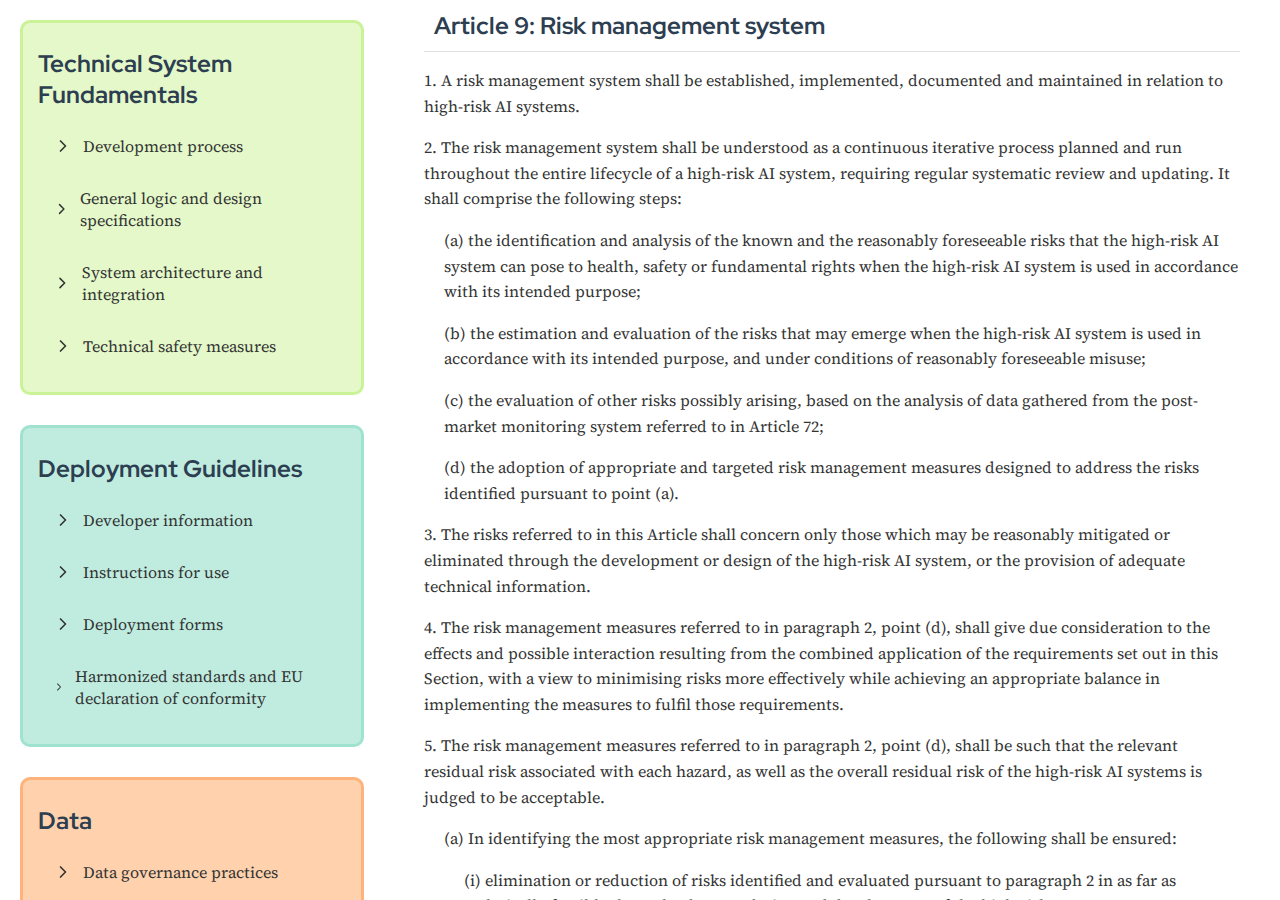
<file: index.html>
<!DOCTYPE html>
<html lang="en">
<head>
    <meta charset="UTF-8">
    <meta name="viewport" content="width=device-width, initial-scale=1.0">
    <title>AI ACTion</title>
    <link rel="stylesheet" href="style.css">
</head>
<body>
    <div id="requirements"></div>
    <div id="legalText"></div>
    <div id="scrollIndicator" class="hidden">
    <svg xmlns="http://www.w3.org/2000/svg" width="24" height="24" viewBox="0 0 24 24" fill="none" stroke="currentColor" stroke-width="2" stroke-linecap="round" stroke-linejoin="round">
        <path d="M12 19V5M5 12l7-7 7 7" />
    </svg>
    <span id="offScreenCount"></span>
    </div>
    <script src="script.js"></script>
</body>
</html>
</file>
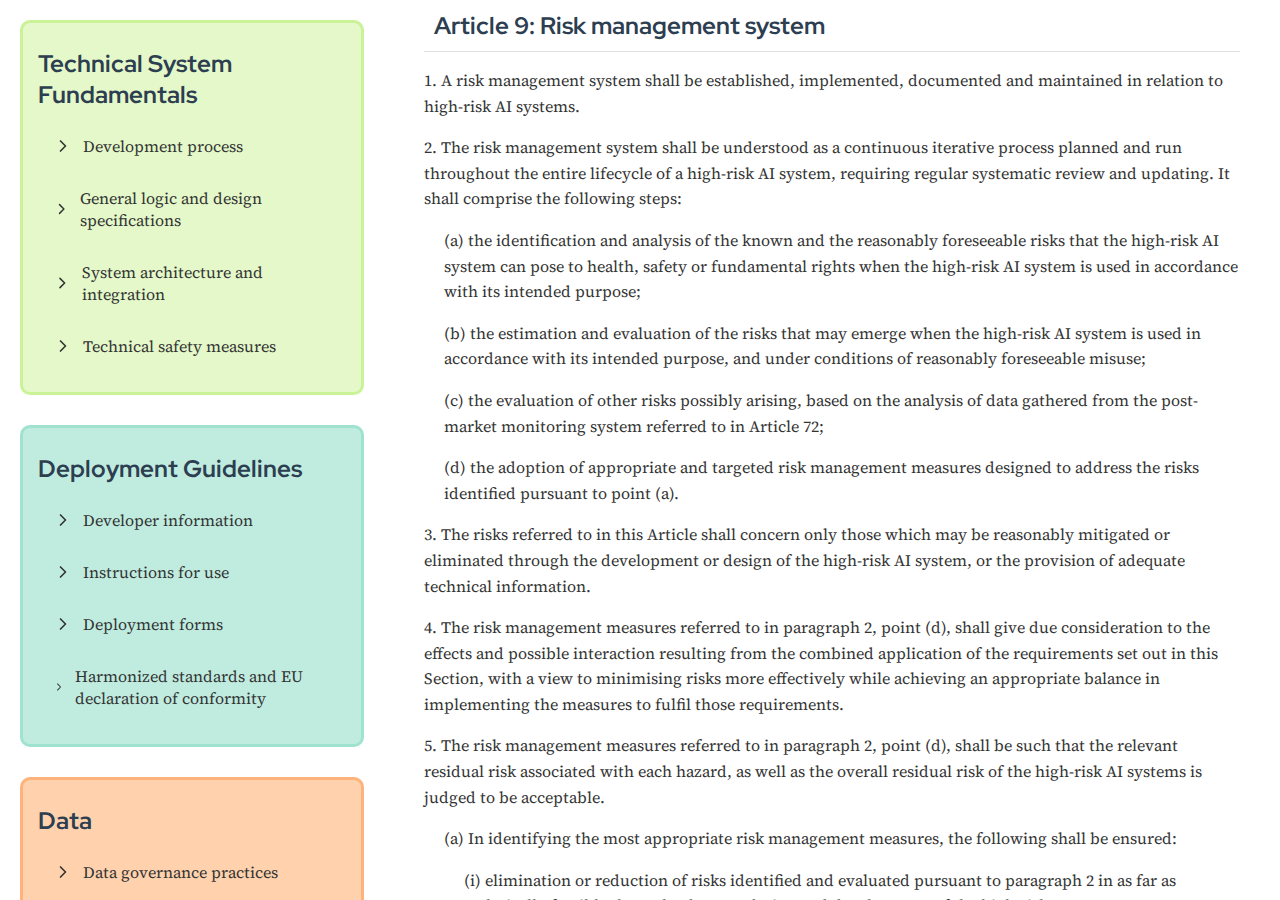
<file: main.html>
<!DOCTYPE html>
<html lang="en">
<head>
    <meta charset="UTF-8">
    <meta name="viewport" content="width=device-width, initial-scale=1.0">
    <title>EU AI Act Visualization Tool</title>
    <link rel="stylesheet" href="style.css">
</head>
<body>
    <div id="requirements"></div>
    <div id="legalText"></div>
    <div id="scrollIndicator" class="hidden">
    <svg xmlns="http://www.w3.org/2000/svg" width="24" height="24" viewBox="0 0 24 24" fill="none" stroke="currentColor" stroke-width="2" stroke-linecap="round" stroke-linejoin="round">
        <path d="M12 19V5M5 12l7-7 7 7" />
    </svg>
    <span id="offScreenCount"></span>
    </div>
    <script src="script.js"></script>
</body>
</html>
</file>
<file: style.css>
@import url('https://fonts.googleapis.com/css2?family=Red+Hat+Display:wght@400;700&family=Source+Serif+Pro:wght@400;600&display=swap');

:root {
    --mindaro-dark: #caf297;
    --tiffany-blue-dark: #9ee2cf;
    --sandy-brown-dark: #ffb37a;
    --coral-pink-dark: #f78d7c;
    --vista-blue-dark: #95a4de;
    --non-photo-blue-dark: #9ee0f8;

    --nyanza-light: #e4f8c9;
    --mint-green-light: #c0ece0;
    --peach-light: #ffd1ad;
    --melon-light: #fabcb2;
    --periwinkle-light: #c1c9ec;
    --light-blue-light: #c6edfb;
}

body {
    font-family: 'Source Serif Pro', serif;
    margin: 0;
    padding: 0;
    display: flex;
    height: 100vh;
    background-color: #f5f5f5;
    color: #333;
}

#requirements {
    width: 30%;
    height: 100%;
    overflow-y: auto;
    padding: 20px;
    box-sizing: border-box;
    background-color: #ffffff;
    box-shadow: 2px 0 10px rgba(0, 0, 0, 0.1);
}

#legalText {
    width: 70%;
    height: 100%;
    overflow-y: auto;
    padding: 40px;
    padding-top: 0;
    box-sizing: border-box;
    background-color: #ffffff;
}

h2 {
    font-family: 'Red Hat Display', sans-serif;
    font-weight: 700;
    color: #2c3e50;
    margin-top: 10px;
    margin-bottom: 15px;
}

.requirement-category {
    margin-bottom: 30px;
    padding: 15px;
    border-radius: 10px;
    border: 3px solid;
}

.requirement {
    cursor: pointer;
    padding: 10px 15px;
    margin-bottom: 10px;
    border-radius: 5px;
    transition: background-color 0.3s ease;
    background-color: transparent;
    display: flex;
    align-items: center;
}

.requirement-arrow {
    width: 20px;
    height: 20px;
    transition: transform 0.3s ease;
    margin-right: 10px; /* Add some space between the arrow and the text */
}

.requirement-arrow.expanded {
    transform: rotate(90deg);
}

.requirement span {
    flex-grow: 1; /* Allow the text to take up remaining space */
}

.requirement-content {
    display: none;
    padding: 10px 15px;
    margin-top: 5px;
    margin-left: 10px;
    background-color: rgba(253, 253, 253, 0.2);
    border-radius: 5px;
}

.requirement-content.expanded {
    display: block;
}

.requirement:hover,
.requirement.active {
    background-color: rgba(0, 0, 0, 0.1);
}

.highlight {
    border-radius: 5px;
    padding: 2px 5px;
}

/* Color scheme for requirement categories */
.technical-system {
    background-color: var(--nyanza-light);
    border-color: var(--mindaro-dark);
}
.technical-system .requirement:hover,
.technical-system .requirement.active,
.technical-system-highlight {
    background-color: var(--mindaro-dark);
}

.deployment-guidelines {
    background-color: var(--mint-green-light);
    border-color: var(--tiffany-blue-dark);
}
.deployment-guidelines .requirement:hover,
.deployment-guidelines .requirement.active,
.deployment-guidelines-highlight {
    background-color: var(--tiffany-blue-dark);
}

.data {
    background-color: var(--peach-light);
    border-color: var(--sandy-brown-dark);
}
.data .requirement:hover,
.data .requirement.active,
.data-highlight {
    background-color: var(--sandy-brown-dark);
}

.risk-management {
    background-color: var(--melon-light);
    border-color: var(--coral-pink-dark);
}
.risk-management .requirement:hover,
.risk-management .requirement.active,
.risk-management-highlight {
    background-color: var(--coral-pink-dark);
}

.performance-evaluation {
    background-color: var(--periwinkle-light);
    border-color: var(--vista-blue-dark);
}
.performance-evaluation .requirement:hover,
.performance-evaluation .requirement.active,
.performance-evaluation-highlight {
    background-color: var(--vista-blue-dark);
}

.human-oversight {
    background-color: var(--light-blue-light);
    border-color: var(--non-photo-blue-dark);
}
.human-oversight .requirement:hover,
.human-oversight .requirement.active,
.human-oversight-highlight {
    background-color: var(--non-photo-blue-dark);
}

/* Legal text styling */
#legalText p {
    line-height: 1.6;
    margin-bottom: 15px;
}

#legalText h2 {
    margin-top: 0px;
    margin-bottom: 15px;
}

.article-container {
    position: relative;
}

.article-headline {
    background-color: #ffffff;
    padding: 10px;
    position: sticky;
    top: 0; 
    z-index: 10;
    border-bottom: 1px solid #e0e0e0;
    margin: 0;
    transition: box-shadow 0.3s ease;
}

.article-headline:not(:first-child) {
    box-shadow: 0 2px 4px rgba(0,0,0,0.1);
}

/* Add some spacing between articles */
.article-container + .article-container {
    margin-top: 0px;
}

/* Scrollbar styling */
::-webkit-scrollbar {
    width: 8px;
}

::-webkit-scrollbar-track {
    background: #f1f1f1;
}

::-webkit-scrollbar-thumb {
    background: #888;
    border-radius: 4px;
}

::-webkit-scrollbar-thumb:hover {
    background: #555;
}

#scrollIndicator {
    position: fixed;
    bottom: 20px;
    left: 65%;
    transform: translateX(-50%);
    background-color: #007bff;
    color: white;
    border-radius: 50%;
    width: 40px;
    height: 40px;
    display: flex;
    justify-content: center;
    align-items: center;
    cursor: pointer;
    box-shadow: 0 2px 5px rgba(0,0,0,0.2);
    transition: opacity 0.3s ease;
    z-index: 20;
}

#scrollIndicator.hidden {
    opacity: 0;
    pointer-events: none;
}

#scrollIndicator:hover {
    background-color: #0056b3;
}

#offScreenCount {
    position: absolute;
    top: -5px;
    right: -5px;
    background-color: #dc3545;
    color: white;
    border-radius: 50%;
    width: 20px;
    height: 20px;
    font-size: 12px;
    display: flex;
    justify-content: center;
    align-items: center;
}
</file>
